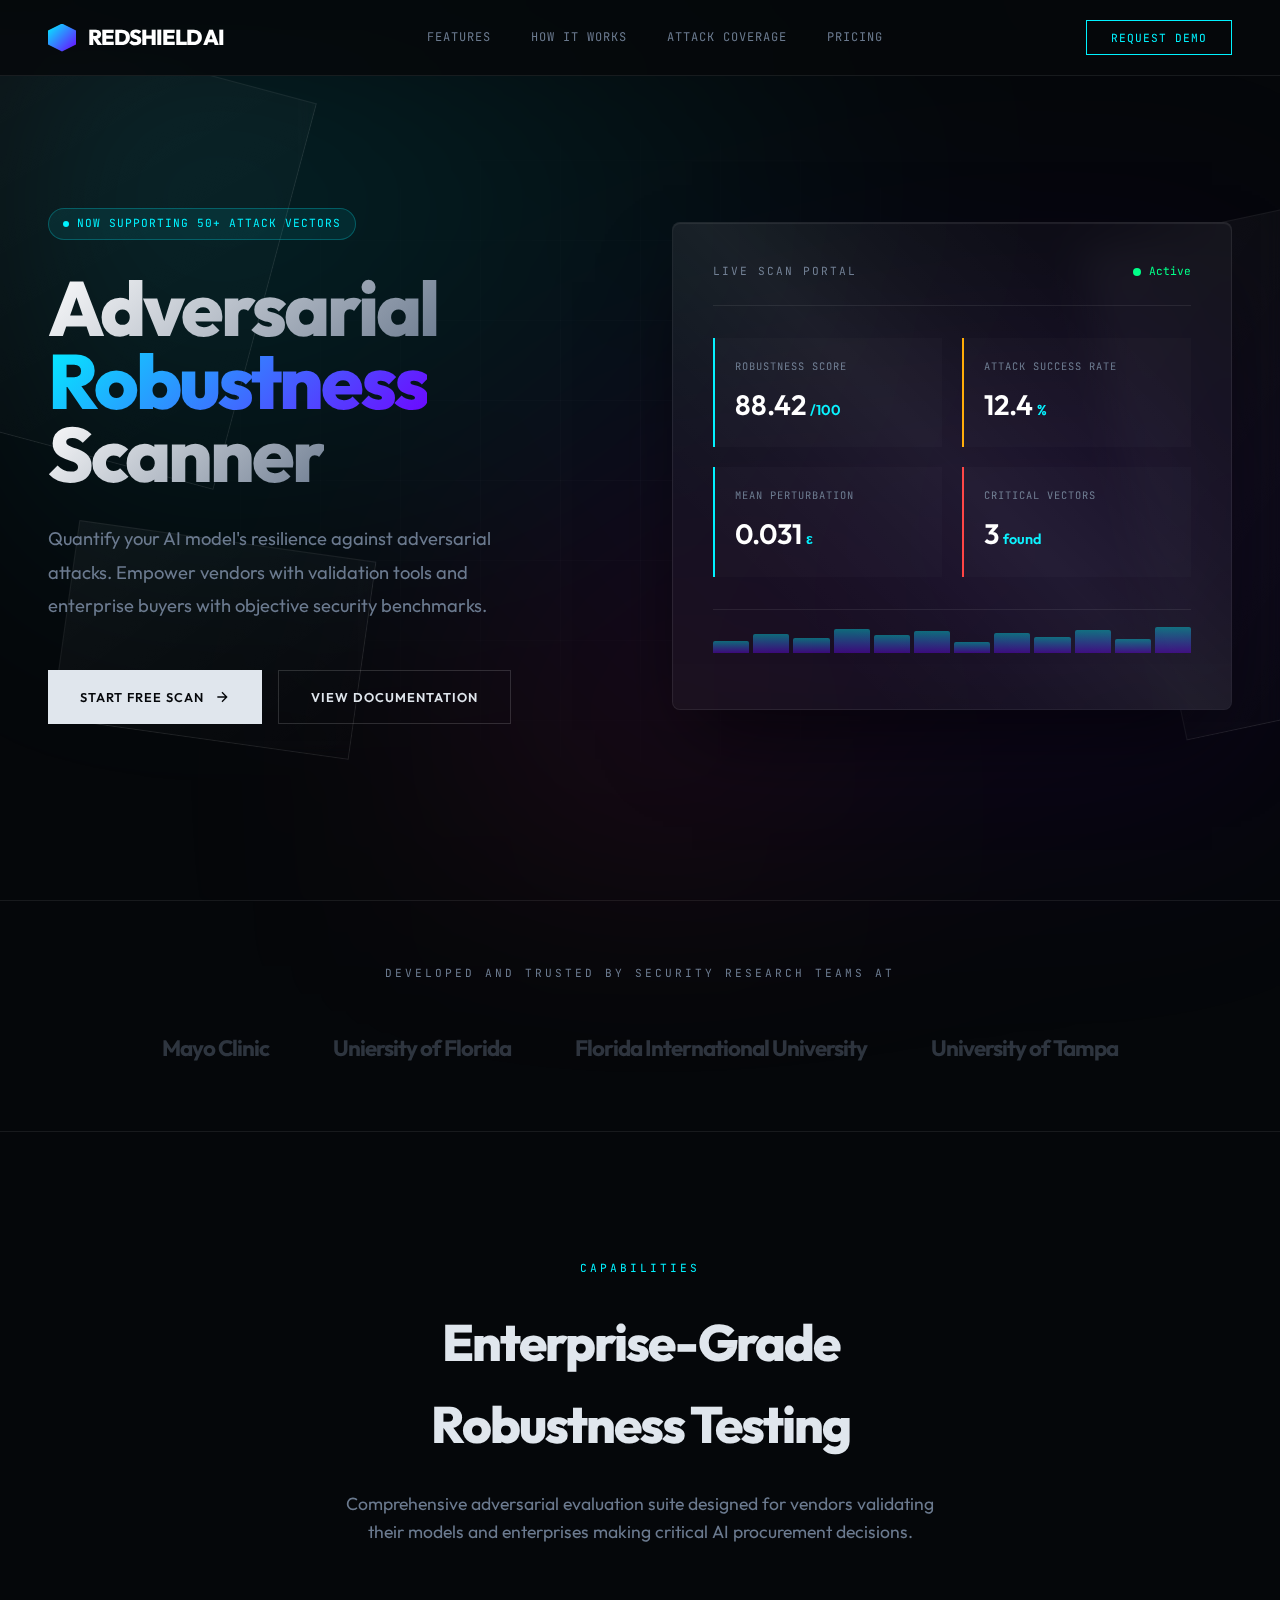
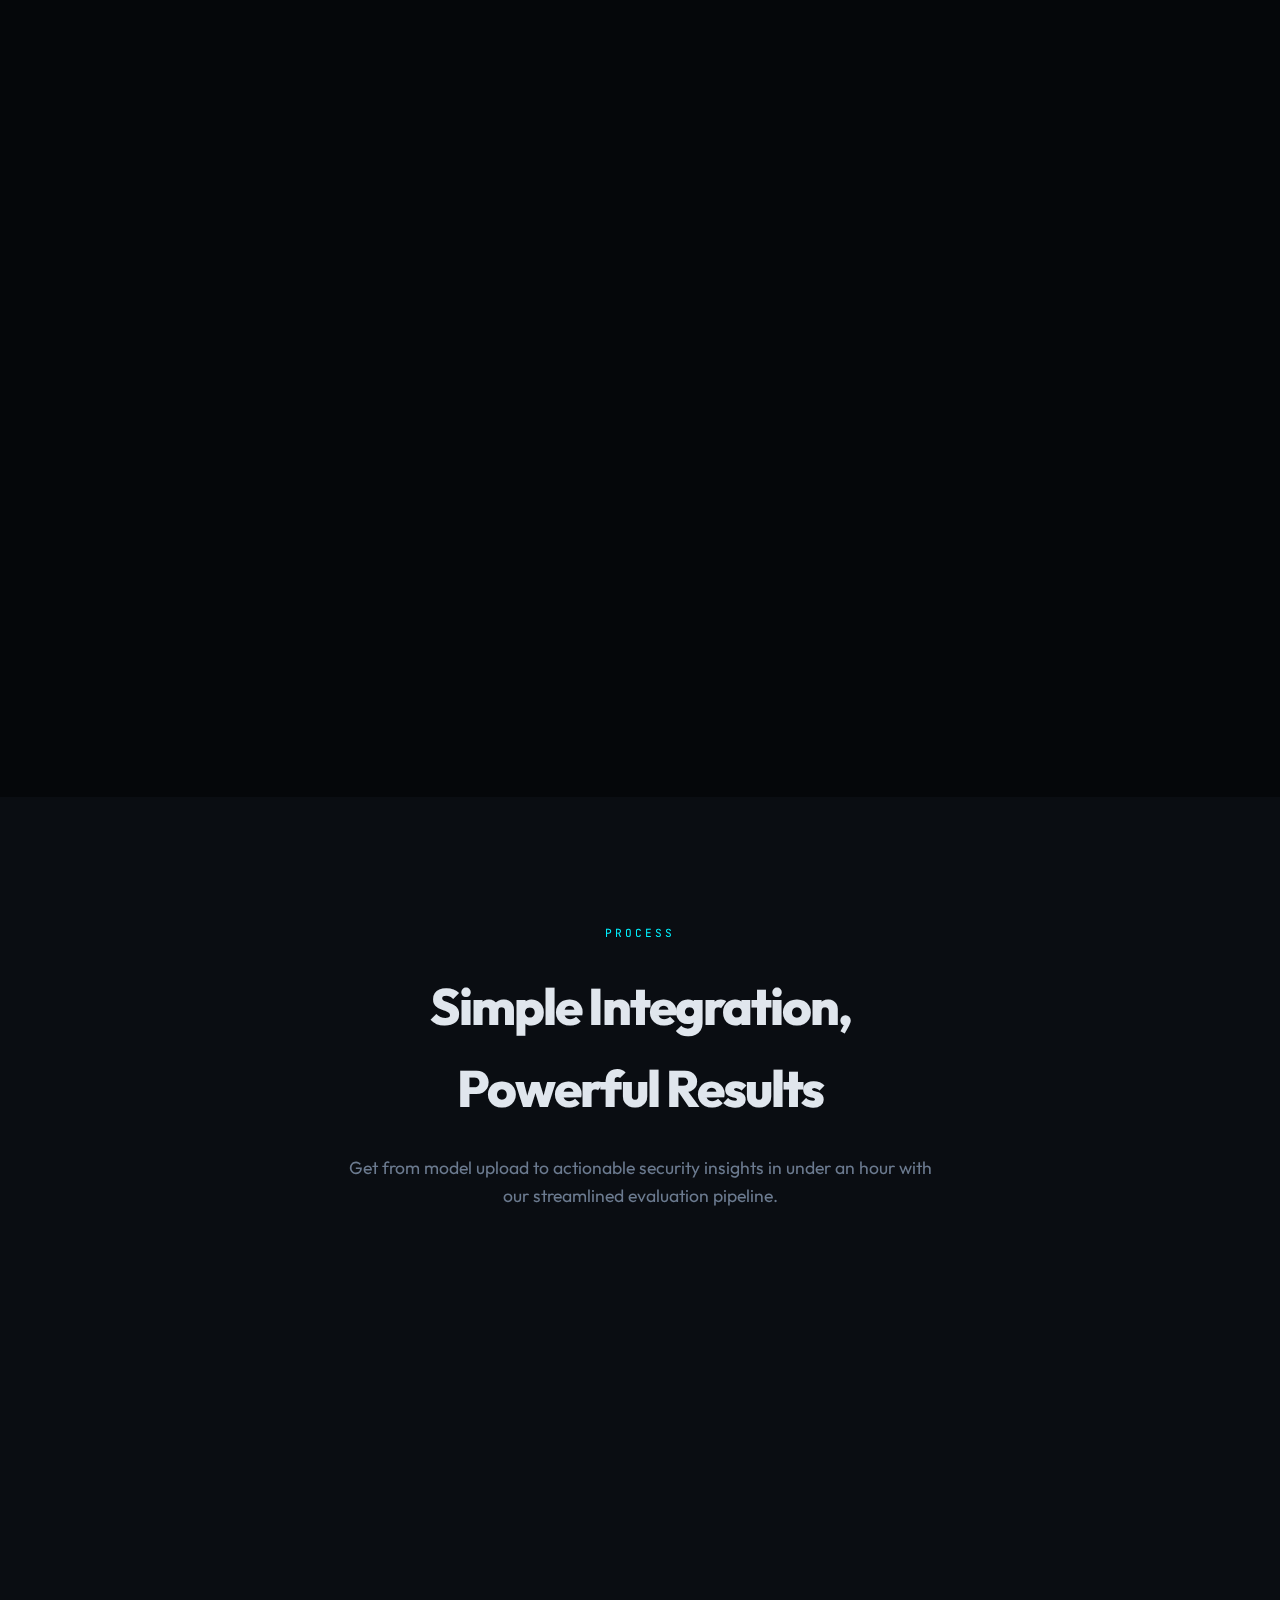
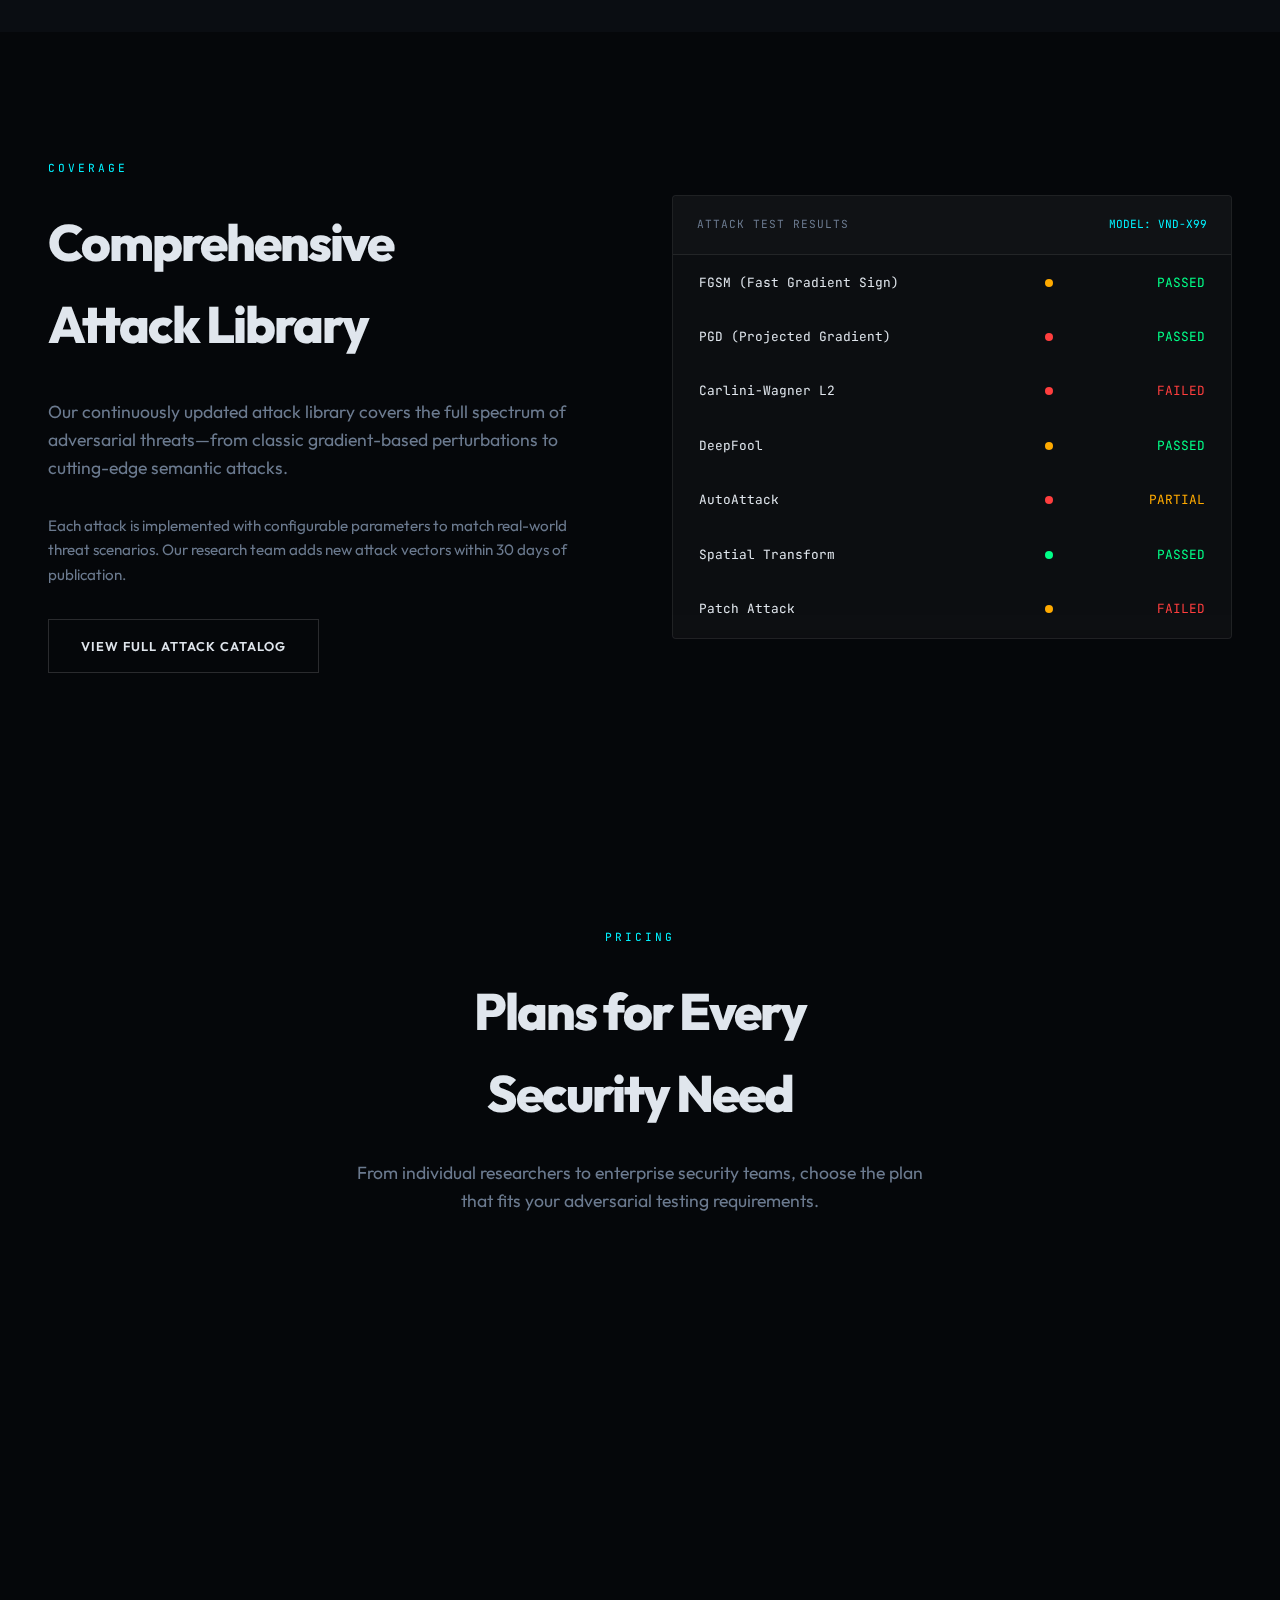
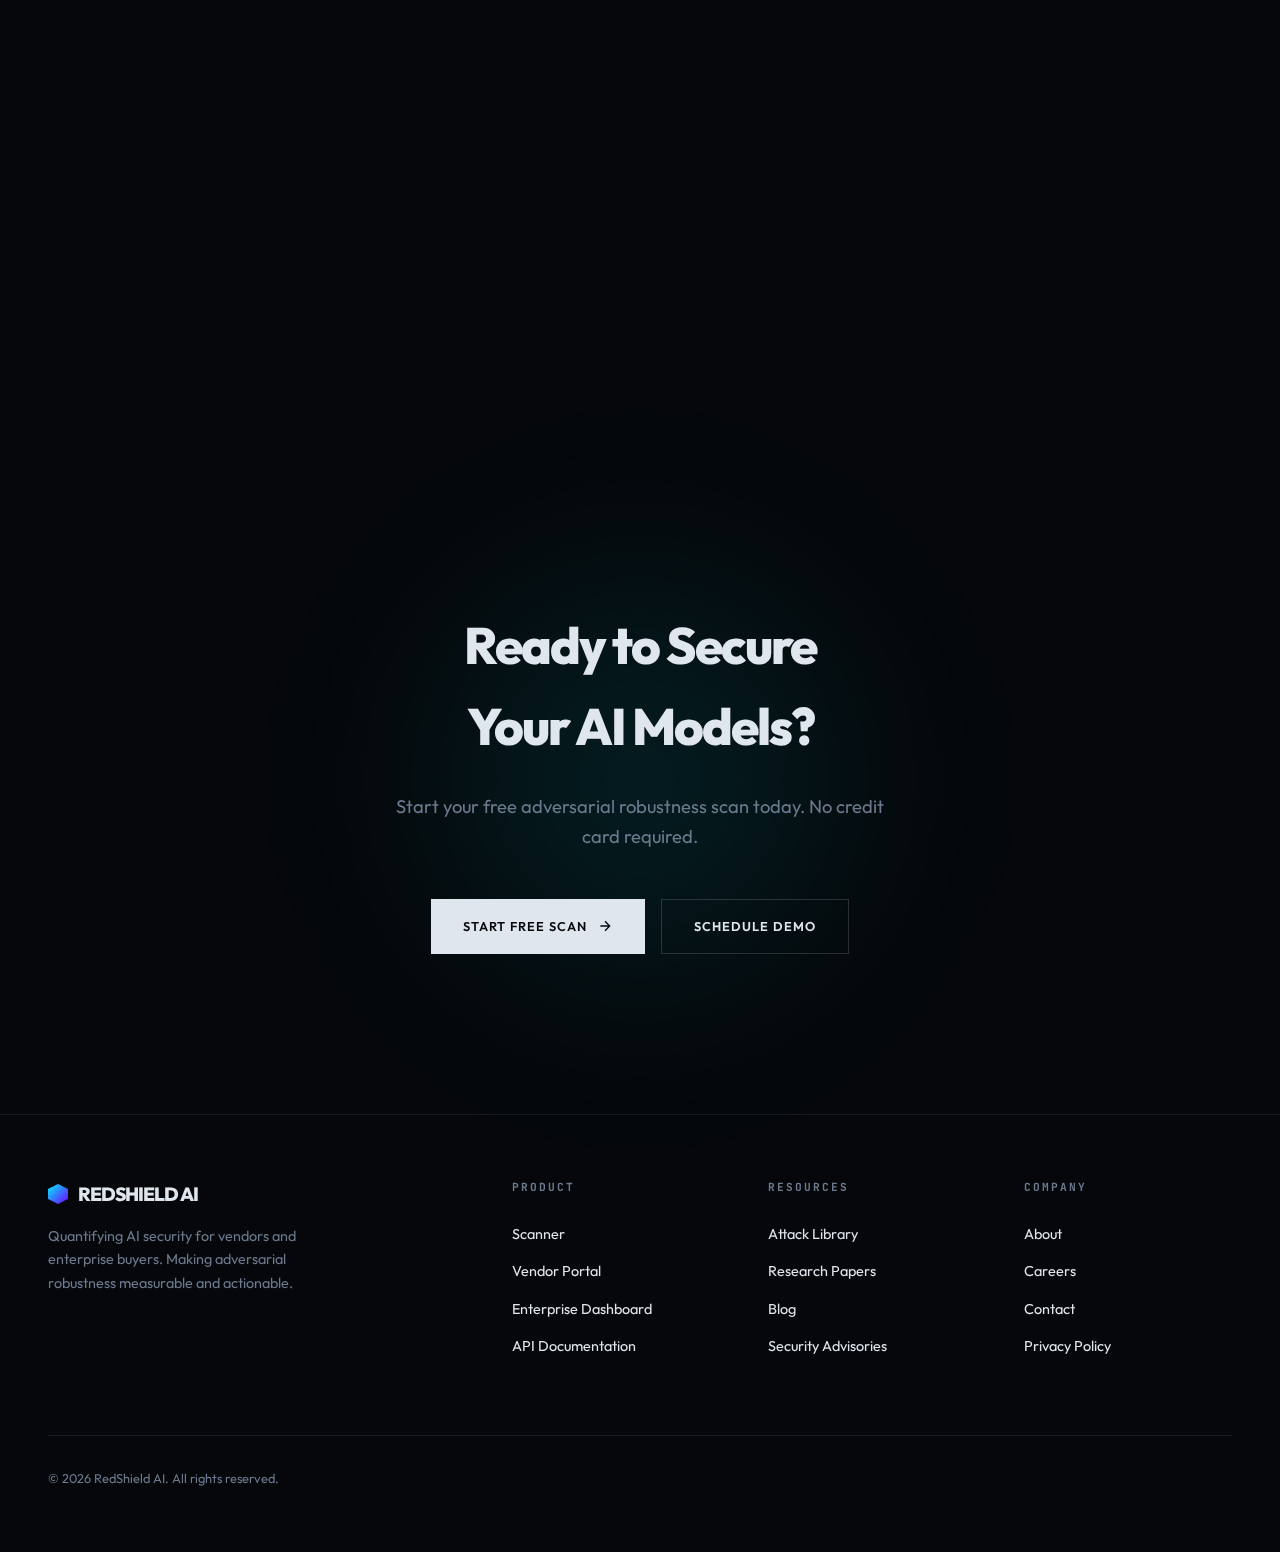
<file: index.html>
<!DOCTYPE html>
<html lang="en">
<head>
    <meta charset="UTF-8">
    <meta name="viewport" content="width=device-width, initial-scale=1.0">
    <title>RedShield AI | Adversarial Robustness Scanner for Enterprise AI</title>
    <link rel="preconnect" href="https://fonts.googleapis.com">
    <link rel="preconnect" href="https://fonts.gstatic.com" crossorigin>
    <link href="https://fonts.googleapis.com/css2?family=Outfit:wght@300;400;600;800&family=JetBrains+Mono:wght@300;400;500&display=swap" rel="stylesheet">
    <style>
        :root {
            --bg: #05070a;
            --bg-elevated: #0a0d12;
            --glass: rgba(255, 255, 255, 0.03);
            --glass-hover: rgba(255, 255, 255, 0.06);
            --border: rgba(255, 255, 255, 0.08);
            --border-bright: rgba(255, 255, 255, 0.15);
            --accent-primary: #00f2ff;
            --accent-secondary: #7000ff;
            --accent-tertiary: #ff3366;
            --text-main: #e0e6ed;
            --text-dim: #6b7a8f;
            --text-bright: #ffffff;
            --prism-1: rgba(0, 242, 255, 0.12);
            --prism-2: rgba(112, 0, 255, 0.12);
            --prism-3: rgba(255, 51, 102, 0.08);
            --success: #00ff88;
            --warning: #ffaa00;
            --danger: #ff3e3e;
        }

        * {
            margin: 0;
            padding: 0;
            box-sizing: border-box;
            -webkit-font-smoothing: antialiased;
        }

        html {
            scroll-behavior: smooth;
        }

        body {
            background-color: var(--bg);
            color: var(--text-main);
            font-family: 'Outfit', sans-serif;
            overflow-x: hidden;
            line-height: 1.6;
        }

        /* === BACKGROUND EFFECTS === */
        .vitreous-bg {
            position: fixed;
            top: 0;
            left: 0;
            width: 100%;
            height: 100%;
            z-index: -2;
            background: 
                radial-gradient(ellipse at 15% 20%, var(--prism-1) 0%, transparent 50%),
                radial-gradient(ellipse at 85% 60%, var(--prism-2) 0%, transparent 50%),
                radial-gradient(ellipse at 50% 90%, var(--prism-3) 0%, transparent 40%);
            filter: blur(100px);
        }

        .grid-overlay {
            position: fixed;
            top: 0;
            left: 0;
            width: 100%;
            height: 100%;
            z-index: -1;
            background-image: 
                linear-gradient(rgba(255,255,255,0.02) 1px, transparent 1px),
                linear-gradient(90deg, rgba(255,255,255,0.02) 1px, transparent 1px);
            background-size: 80px 80px;
            mask-image: radial-gradient(ellipse at center, black 0%, transparent 70%);
        }

        .shard {
            position: fixed;
            background: linear-gradient(135deg, rgba(255,255,255,0.04), rgba(255,255,255,0));
            backdrop-filter: blur(8px);
            border: 1px solid var(--border);
            pointer-events: none;
            z-index: -1;
        }

        /* === NAVIGATION === */
        nav {
            position: fixed;
            top: 0;
            left: 0;
            right: 0;
            z-index: 100;
            padding: 1.25rem 3rem;
            display: flex;
            justify-content: space-between;
            align-items: center;
            background: rgba(5, 7, 10, 0.8);
            backdrop-filter: blur(20px);
            border-bottom: 1px solid var(--border);
            transition: all 0.3s ease;
        }

        nav.scrolled {
            padding: 0.75rem 3rem;
            background: rgba(5, 7, 10, 0.95);
        }

        .brand {
            font-weight: 800;
            letter-spacing: -1px;
            font-size: 1.35rem;
            text-transform: uppercase;
            display: flex;
            align-items: center;
            gap: 12px;
            color: var(--text-bright);
        }

        .brand-icon {
            width: 28px;
            height: 28px;
            background: linear-gradient(135deg, var(--accent-primary), var(--accent-secondary));
            clip-path: polygon(50% 0%, 100% 25%, 100% 75%, 50% 100%, 0% 75%, 0% 25%);
            animation: pulse-glow 3s infinite ease-in-out;
        }

        @keyframes pulse-glow {
            0%, 100% { box-shadow: 0 0 20px rgba(0, 242, 255, 0.3); }
            50% { box-shadow: 0 0 40px rgba(0, 242, 255, 0.6); }
        }

        .nav-links {
            display: flex;
            gap: 2.5rem;
            font-family: 'JetBrains Mono', monospace;
            font-size: 0.75rem;
            text-transform: uppercase;
            letter-spacing: 1px;
        }

        .nav-links a {
            color: var(--text-dim);
            text-decoration: none;
            transition: color 0.3s ease;
            position: relative;
        }

        .nav-links a:hover {
            color: var(--accent-primary);
        }

        .nav-links a::after {
            content: '';
            position: absolute;
            bottom: -4px;
            left: 0;
            width: 0;
            height: 1px;
            background: var(--accent-primary);
            transition: width 0.3s ease;
        }

        .nav-links a:hover::after {
            width: 100%;
        }

        .nav-cta {
            padding: 0.6rem 1.5rem;
            background: transparent;
            border: 1px solid var(--accent-primary);
            color: var(--accent-primary);
            font-family: 'JetBrains Mono', monospace;
            font-size: 0.7rem;
            text-transform: uppercase;
            letter-spacing: 1px;
            cursor: pointer;
            transition: all 0.3s ease;
        }

        .nav-cta:hover {
            background: var(--accent-primary);
            color: var(--bg);
            box-shadow: 0 0 30px rgba(0, 242, 255, 0.4);
        }

        /* === SECTIONS === */
        section {
            padding: 8rem 3rem;
            max-width: 1400px;
            margin: 0 auto;
        }

        /* === HERO === */
        .hero {
            min-height: 100vh;
            display: grid;
            grid-template-columns: 1fr 1fr;
            gap: 4rem;
            align-items: center;
            padding-top: 10rem;
        }

        .hero-content {
            position: relative;
        }

        .hero-badge {
            display: inline-flex;
            align-items: center;
            gap: 8px;
            font-family: 'JetBrains Mono', monospace;
            font-size: 0.7rem;
            padding: 6px 14px;
            background: rgba(0, 242, 255, 0.08);
            border: 1px solid rgba(0, 242, 255, 0.25);
            border-radius: 20px;
            color: var(--accent-primary);
            margin-bottom: 2rem;
            text-transform: uppercase;
            letter-spacing: 1px;
        }

        .hero-badge::before {
            content: '';
            width: 6px;
            height: 6px;
            background: var(--accent-primary);
            border-radius: 50%;
            animation: blink 2s infinite;
        }

        @keyframes blink {
            0%, 50%, 100% { opacity: 1; }
            25%, 75% { opacity: 0.3; }
        }

        h1 {
            font-size: clamp(3rem, 6vw, 5rem);
            font-weight: 800;
            line-height: 0.95;
            letter-spacing: -3px;
            margin-bottom: 2rem;
        }

        h1 .gradient-text {
            background: linear-gradient(135deg, var(--text-bright), var(--text-dim));
            -webkit-background-clip: text;
            -webkit-text-fill-color: transparent;
        }

        h1 .accent-text {
            background: linear-gradient(135deg, var(--accent-primary), var(--accent-secondary));
            -webkit-background-clip: text;
            -webkit-text-fill-color: transparent;
        }

        .hero-description {
            font-size: 1.15rem;
            color: var(--text-dim);
            max-width: 480px;
            margin-bottom: 3rem;
            line-height: 1.8;
        }

        .hero-buttons {
            display: flex;
            gap: 1rem;
        }

        .btn {
            padding: 1rem 2rem;
            font-family: 'Outfit', sans-serif;
            font-weight: 600;
            text-transform: uppercase;
            font-size: 0.8rem;
            letter-spacing: 1px;
            cursor: pointer;
            transition: all 0.3s ease;
            border: none;
            text-decoration: none;
            display: inline-flex;
            align-items: center;
            gap: 10px;
        }

        .btn-primary {
            background: var(--text-main);
            color: var(--bg);
        }

        .btn-primary:hover {
            background: var(--accent-primary);
            box-shadow: 0 0 40px rgba(0, 242, 255, 0.5);
            transform: translateY(-2px);
        }

        .btn-outline {
            background: transparent;
            color: var(--text-main);
            border: 1px solid var(--border-bright);
        }

        .btn-outline:hover {
            background: var(--glass-hover);
            border-color: var(--text-main);
        }

        /* Hero Visual */
        .hero-visual {
            position: relative;
        }

        .scanner-portal {
            position: relative;
            background: var(--glass);
            border: 1px solid var(--border);
            border-radius: 8px;
            padding: 2.5rem;
            backdrop-filter: blur(20px);
            box-shadow: 
                0 40px 80px -20px rgba(0, 0, 0, 0.6),
                inset 0 1px 1px rgba(255, 255, 255, 0.08);
            overflow: hidden;
        }

        .scanner-portal::before {
            content: '';
            position: absolute;
            top: -100%;
            left: -100%;
            width: 300%;
            height: 300%;
            background: linear-gradient(
                45deg,
                transparent 40%,
                rgba(255, 255, 255, 0.02) 45%,
                rgba(255, 255, 255, 0.05) 50%,
                rgba(255, 255, 255, 0.02) 55%,
                transparent 60%
            );
            animation: sweep 6s infinite linear;
            pointer-events: none;
        }

        @keyframes sweep {
            0% { transform: translate(-30%, -30%) rotate(-25deg); }
            100% { transform: translate(30%, 30%) rotate(-25deg); }
        }

        .portal-header {
            display: flex;
            justify-content: space-between;
            align-items: center;
            margin-bottom: 2rem;
            padding-bottom: 1.5rem;
            border-bottom: 1px solid var(--border);
        }

        .portal-title {
            font-family: 'JetBrains Mono', monospace;
            font-size: 0.7rem;
            color: var(--text-dim);
            text-transform: uppercase;
            letter-spacing: 2px;
        }

        .portal-status {
            display: flex;
            align-items: center;
            gap: 8px;
            font-family: 'JetBrains Mono', monospace;
            font-size: 0.7rem;
            color: var(--success);
        }

        .portal-status::before {
            content: '';
            width: 8px;
            height: 8px;
            background: var(--success);
            border-radius: 50%;
            animation: pulse 2s infinite;
        }

        @keyframes pulse {
            0%, 100% { opacity: 1; transform: scale(1); }
            50% { opacity: 0.5; transform: scale(1.2); }
        }

        .metrics-grid {
            display: grid;
            grid-template-columns: repeat(2, 1fr);
            gap: 1.25rem;
            margin-bottom: 2rem;
        }

        .metric-tile {
            padding: 1.25rem;
            background: rgba(255, 255, 255, 0.02);
            border-left: 2px solid var(--accent-primary);
            transition: all 0.3s ease;
        }

        .metric-tile:hover {
            background: rgba(255, 255, 255, 0.04);
            border-left-color: var(--accent-secondary);
        }

        .metric-tile.warning {
            border-left-color: var(--warning);
        }

        .metric-tile.danger {
            border-left-color: var(--danger);
        }

        .metric-label {
            font-family: 'JetBrains Mono', monospace;
            font-size: 0.65rem;
            text-transform: uppercase;
            color: var(--text-dim);
            letter-spacing: 1px;
            margin-bottom: 0.5rem;
        }

        .metric-value {
            font-size: 1.75rem;
            font-weight: 600;
            color: var(--text-bright);
        }

        .metric-value .unit {
            font-size: 0.9rem;
            color: var(--accent-primary);
            margin-left: 4px;
        }

        .graph-mini {
            height: 60px;
            display: flex;
            align-items: flex-end;
            gap: 4px;
            padding: 1rem 0;
            border-top: 1px solid var(--border);
        }

        .graph-bar {
            flex: 1;
            background: linear-gradient(to top, var(--accent-secondary), var(--accent-primary));
            border-radius: 2px 2px 0 0;
            opacity: 0.4;
            transition: all 0.5s ease;
        }

        .graph-bar:hover {
            opacity: 1;
        }

        /* === TRUSTED BY === */
        .trusted-section {
            padding: 4rem 3rem;
            border-top: 1px solid var(--border);
            border-bottom: 1px solid var(--border);
        }

        .trusted-label {
            text-align: center;
            font-family: 'JetBrains Mono', monospace;
            font-size: 0.7rem;
            color: var(--text-dim);
            text-transform: uppercase;
            letter-spacing: 3px;
            margin-bottom: 3rem;
        }

        .trusted-logos {
            display: flex;
            justify-content: center;
            align-items: center;
            gap: 4rem;
            flex-wrap: wrap;
            opacity: 0.4;
        }

        .trusted-logo {
            font-family: 'Outfit', sans-serif;
            font-weight: 700;
            font-size: 1.4rem;
            color: var(--text-dim);
            letter-spacing: -1px;
        }

        /* === FEATURES === */
        .section-header {
            text-align: center;
            margin-bottom: 5rem;
        }

        .section-tag {
            font-family: 'JetBrains Mono', monospace;
            font-size: 0.7rem;
            color: var(--accent-primary);
            text-transform: uppercase;
            letter-spacing: 3px;
            margin-bottom: 1.5rem;
        }

        h2 {
            font-size: clamp(2.5rem, 4vw, 3.5rem);
            font-weight: 800;
            letter-spacing: -2px;
            margin-bottom: 1.5rem;
        }

        .section-description {
            font-size: 1.1rem;
            color: var(--text-dim);
            max-width: 600px;
            margin: 0 auto;
        }

        .features-grid {
            display: grid;
            grid-template-columns: repeat(3, 1fr);
            gap: 2rem;
        }

        .feature-card {
            position: relative;
            padding: 2.5rem;
            background: var(--glass);
            border: 1px solid var(--border);
            border-radius: 4px;
            backdrop-filter: blur(10px);
            transition: all 0.4s ease;
            overflow: hidden;
        }

        .feature-card::before {
            content: '';
            position: absolute;
            top: 0;
            left: 0;
            right: 0;
            height: 2px;
            background: linear-gradient(90deg, var(--accent-primary), var(--accent-secondary));
            opacity: 0;
            transition: opacity 0.3s ease;
        }

        .feature-card:hover {
            background: var(--glass-hover);
            border-color: var(--border-bright);
            transform: translateY(-8px);
        }

        .feature-card:hover::before {
            opacity: 1;
        }

        .feature-icon {
            width: 48px;
            height: 48px;
            margin-bottom: 1.5rem;
            display: flex;
            align-items: center;
            justify-content: center;
            background: rgba(0, 242, 255, 0.1);
            border-radius: 8px;
        }

        .feature-icon svg {
            width: 24px;
            height: 24px;
            stroke: var(--accent-primary);
            stroke-width: 1.5;
            fill: none;
        }

        .feature-card h3 {
            font-size: 1.25rem;
            font-weight: 600;
            margin-bottom: 1rem;
            letter-spacing: -0.5px;
        }

        .feature-card p {
            font-size: 0.95rem;
            color: var(--text-dim);
            line-height: 1.7;
        }

        /* === HOW IT WORKS === */
        .how-it-works {
            background: var(--bg-elevated);
            margin: 0;
            max-width: 100%;
            padding: 8rem 3rem;
        }

        .how-it-works .inner {
            max-width: 1400px;
            margin: 0 auto;
        }

        .process-steps {
            display: grid;
            grid-template-columns: repeat(4, 1fr);
            gap: 2rem;
            margin-top: 4rem;
        }

        .process-step {
            position: relative;
            text-align: center;
        }

        .process-step::after {
            content: '';
            position: absolute;
            top: 40px;
            right: -1rem;
            width: calc(100% - 80px);
            height: 1px;
            background: linear-gradient(90deg, var(--accent-primary), transparent);
        }

        .process-step:last-child::after {
            display: none;
        }

        .step-number {
            width: 80px;
            height: 80px;
            margin: 0 auto 1.5rem;
            display: flex;
            align-items: center;
            justify-content: center;
            background: var(--glass);
            border: 1px solid var(--border);
            border-radius: 50%;
            font-family: 'JetBrains Mono', monospace;
            font-size: 1.5rem;
            font-weight: 600;
            color: var(--accent-primary);
            position: relative;
            z-index: 1;
        }

        .process-step h4 {
            font-size: 1.1rem;
            font-weight: 600;
            margin-bottom: 0.75rem;
        }

        .process-step p {
            font-size: 0.9rem;
            color: var(--text-dim);
            line-height: 1.6;
        }

        /* === ATTACK TYPES === */
        .attacks-section {
            display: grid;
            grid-template-columns: 1fr 1fr;
            gap: 4rem;
            align-items: center;
        }

        .attacks-visual {
            position: relative;
        }

        .attack-matrix {
            background: var(--glass);
            border: 1px solid var(--border);
            border-radius: 4px;
            overflow: hidden;
            backdrop-filter: blur(10px);
        }

        .matrix-header {
            padding: 1.25rem 1.5rem;
            background: rgba(255, 255, 255, 0.02);
            border-bottom: 1px solid var(--border);
            display: flex;
            justify-content: space-between;
            align-items: center;
        }

        .matrix-title {
            font-family: 'JetBrains Mono', monospace;
            font-size: 0.7rem;
            color: var(--text-dim);
            text-transform: uppercase;
            letter-spacing: 1px;
        }

        .attack-table {
            width: 100%;
            font-family: 'JetBrains Mono', monospace;
            font-size: 0.8rem;
        }

        .attack-table tr {
            border-bottom: 1px solid var(--border);
            transition: background 0.2s ease;
        }

        .attack-table tr:hover {
            background: rgba(255, 255, 255, 0.02);
        }

        .attack-table tr:last-child {
            border-bottom: none;
        }

        .attack-table td {
            padding: 1rem 1.5rem;
        }

        .attack-name {
            color: var(--text-main);
        }

        .attack-severity {
            text-align: center;
        }

        .severity-dot {
            width: 8px;
            height: 8px;
            border-radius: 50%;
            display: inline-block;
        }

        .severity-high { background: var(--danger); }
        .severity-medium { background: var(--warning); }
        .severity-low { background: var(--success); }

        .attack-status {
            text-align: right;
        }

        .status-passed { color: var(--success); }
        .status-failed { color: var(--danger); }
        .status-partial { color: var(--warning); }

        /* === PRICING === */
        .pricing-grid {
            display: grid;
            grid-template-columns: repeat(3, 1fr);
            gap: 2rem;
            margin-top: 4rem;
        }

        .pricing-card {
            position: relative;
            padding: 3rem 2.5rem;
            background: var(--glass);
            border: 1px solid var(--border);
            border-radius: 4px;
            backdrop-filter: blur(10px);
            transition: all 0.3s ease;
        }

        .pricing-card.featured {
            border-color: var(--accent-primary);
            background: linear-gradient(180deg, rgba(0, 242, 255, 0.05) 0%, transparent 50%);
        }

        .pricing-card.featured::before {
            content: 'MOST POPULAR';
            position: absolute;
            top: 0;
            left: 50%;
            transform: translate(-50%, -50%);
            padding: 6px 16px;
            background: var(--accent-primary);
            color: var(--bg);
            font-family: 'JetBrains Mono', monospace;
            font-size: 0.65rem;
            font-weight: 600;
            letter-spacing: 1px;
            border-radius: 20px;
        }

        .pricing-card:hover {
            transform: translateY(-8px);
            border-color: var(--border-bright);
        }

        .pricing-tier {
            font-family: 'JetBrains Mono', monospace;
            font-size: 0.7rem;
            color: var(--accent-primary);
            text-transform: uppercase;
            letter-spacing: 2px;
            margin-bottom: 1rem;
        }

        .pricing-price {
            font-size: 3rem;
            font-weight: 800;
            letter-spacing: -2px;
            margin-bottom: 0.5rem;
        }

        .pricing-price .currency {
            font-size: 1.5rem;
            color: var(--text-dim);
        }

        .pricing-price .period {
            font-size: 1rem;
            font-weight: 400;
            color: var(--text-dim);
        }

        .pricing-description {
            font-size: 0.9rem;
            color: var(--text-dim);
            margin-bottom: 2rem;
            padding-bottom: 2rem;
            border-bottom: 1px solid var(--border);
        }

        .pricing-features {
            list-style: none;
            margin-bottom: 2rem;
        }

        .pricing-features li {
            padding: 0.6rem 0;
            font-size: 0.9rem;
            color: var(--text-dim);
            display: flex;
            align-items: center;
            gap: 10px;
        }

        .pricing-features li::before {
            content: '→';
            color: var(--accent-primary);
            font-family: 'JetBrains Mono', monospace;
        }

        .pricing-card .btn {
            width: 100%;
            justify-content: center;
        }

        /* === TESTIMONIALS === */
        .testimonials-grid {
            display: grid;
            grid-template-columns: repeat(2, 1fr);
            gap: 2rem;
            margin-top: 4rem;
        }

        .testimonial-card {
            padding: 2.5rem;
            background: var(--glass);
            border: 1px solid var(--border);
            border-radius: 4px;
            backdrop-filter: blur(10px);
        }

        .testimonial-quote {
            font-size: 1.1rem;
            line-height: 1.8;
            color: var(--text-main);
            margin-bottom: 2rem;
            font-style: italic;
        }

        .testimonial-author {
            display: flex;
            align-items: center;
            gap: 1rem;
        }

        .author-avatar {
            width: 48px;
            height: 48px;
            border-radius: 50%;
            background: linear-gradient(135deg, var(--accent-primary), var(--accent-secondary));
            display: flex;
            align-items: center;
            justify-content: center;
            font-weight: 600;
            font-size: 1rem;
        }

        .author-info h5 {
            font-size: 0.95rem;
            font-weight: 600;
            margin-bottom: 0.25rem;
        }

        .author-info span {
            font-size: 0.8rem;
            color: var(--text-dim);
        }

        /* === CTA === */
        .cta-section {
            text-align: center;
            padding: 10rem 3rem;
            position: relative;
        }

        .cta-section::before {
            content: '';
            position: absolute;
            top: 50%;
            left: 50%;
            transform: translate(-50%, -50%);
            width: 600px;
            height: 600px;
            background: radial-gradient(circle, var(--prism-1) 0%, transparent 70%);
            filter: blur(80px);
            z-index: -1;
        }

        .cta-section h2 {
            margin-bottom: 1.5rem;
        }

        .cta-section p {
            font-size: 1.15rem;
            color: var(--text-dim);
            max-width: 500px;
            margin: 0 auto 3rem;
        }

        .cta-buttons {
            display: flex;
            gap: 1rem;
            justify-content: center;
        }

        /* === FOOTER === */
        footer {
            padding: 4rem 3rem;
            border-top: 1px solid var(--border);
            max-width: 1400px;
            margin: 0 auto;
        }

        .footer-content {
            display: grid;
            grid-template-columns: 2fr repeat(3, 1fr);
            gap: 3rem;
        }

        .footer-brand {
            font-weight: 800;
            font-size: 1.2rem;
            letter-spacing: -1px;
            text-transform: uppercase;
            display: flex;
            align-items: center;
            gap: 10px;
            margin-bottom: 1rem;
        }

        .footer-tagline {
            font-size: 0.9rem;
            color: var(--text-dim);
            max-width: 280px;
        }

        .footer-column h6 {
            font-family: 'JetBrains Mono', monospace;
            font-size: 0.7rem;
            color: var(--text-dim);
            text-transform: uppercase;
            letter-spacing: 2px;
            margin-bottom: 1.5rem;
        }

        .footer-column ul {
            list-style: none;
        }

        .footer-column li {
            margin-bottom: 0.75rem;
        }

        .footer-column a {
            color: var(--text-main);
            text-decoration: none;
            font-size: 0.9rem;
            transition: color 0.2s ease;
        }

        .footer-column a:hover {
            color: var(--accent-primary);
        }

        .footer-bottom {
            margin-top: 4rem;
            padding-top: 2rem;
            border-top: 1px solid var(--border);
            display: flex;
            justify-content: space-between;
            align-items: center;
            font-size: 0.8rem;
            color: var(--text-dim);
        }

        /* === RESPONSIVE === */
        @media (max-width: 1100px) {
            .hero { grid-template-columns: 1fr; }
            .hero-visual { order: -1; }
            .features-grid { grid-template-columns: repeat(2, 1fr); }
            .process-steps { grid-template-columns: repeat(2, 1fr); }
            .process-step::after { display: none; }
            .pricing-grid { grid-template-columns: 1fr; max-width: 400px; margin-left: auto; margin-right: auto; }
            .attacks-section { grid-template-columns: 1fr; }
            .footer-content { grid-template-columns: repeat(2, 1fr); }
        }

        @media (max-width: 768px) {
            nav { padding: 1rem 1.5rem; }
            .nav-links { display: none; }
            section { padding: 5rem 1.5rem; }
            .features-grid { grid-template-columns: 1fr; }
            .testimonials-grid { grid-template-columns: 1fr; }
            .footer-content { grid-template-columns: 1fr; }
            .footer-bottom { flex-direction: column; gap: 1rem; text-align: center; }
        }
    </style>
</head>
<body>

    <div class="vitreous-bg"></div>
    <div class="grid-overlay"></div>
    <div class="shard" style="width: 400px; height: 400px; top: 5%; left: -10%; transform: rotate(15deg);"></div>
    <div class="shard" style="width: 250px; height: 500px; bottom: 20%; right: -8%; transform: rotate(-12deg);"></div>
    <div class="shard" style="width: 300px; height: 200px; top: 60%; left: 5%; transform: rotate(8deg);"></div>

    <!-- Navigation -->
    <nav id="navbar">
        <div class="brand">
            <div class="brand-icon"></div>
            RedShield AI
        </div>
        <div class="nav-links">
            <a href="#features">Features</a>
            <a href="#how-it-works">How It Works</a>
            <a href="#attacks">Attack Coverage</a>
            <a href="#pricing">Pricing</a>
        </div>
        <button class="nav-cta">Request Demo</button>
    </nav>

    <!-- Hero -->
    <section class="hero" id="hero">
        <div class="hero-content">
            <div class="hero-badge">Now supporting 50+ attack vectors</div>
            <h1>
                <span class="gradient-text">Adversarial</span><br>
                <span class="accent-text">Robustness</span><br>
                <span class="gradient-text">Scanner</span>
            </h1>
            <p class="hero-description">
                Quantify your AI model's resilience against adversarial attacks. Empower vendors with validation tools and enterprise buyers with objective security benchmarks.
            </p>
            <div class="hero-buttons">
                <a href="index-old.html" class="btn btn-primary">
                    Start Free Scan
                    <svg width="16" height="16" viewBox="0 0 24 24" fill="none" stroke="currentColor" stroke-width="2">
                        <path d="M5 12h14M12 5l7 7-7 7"/>
                    </svg>
                </a>
                <a href="#how-it-works" class="btn btn-outline">View Documentation</a>
            </div>
        </div>

        <div class="hero-visual">
            <div class="scanner-portal">
                <div class="portal-header">
                    <span class="portal-title">Live Scan Portal</span>
                    <span class="portal-status">Active</span>
                </div>
                <div class="metrics-grid">
                    <div class="metric-tile">
                        <div class="metric-label">Robustness Score</div>
                        <div class="metric-value">88.42<span class="unit">/100</span></div>
                    </div>
                    <div class="metric-tile warning">
                        <div class="metric-label">Attack Success Rate</div>
                        <div class="metric-value">12.4<span class="unit">%</span></div>
                    </div>
                    <div class="metric-tile">
                        <div class="metric-label">Mean Perturbation</div>
                        <div class="metric-value">0.031<span class="unit">ε</span></div>
                    </div>
                    <div class="metric-tile danger">
                        <div class="metric-label">Critical Vectors</div>
                        <div class="metric-value">3<span class="unit">found</span></div>
                    </div>
                </div>
                <div class="graph-mini" id="heroGraph">
                    <div class="graph-bar" style="height: 45%;"></div>
                    <div class="graph-bar" style="height: 70%;"></div>
                    <div class="graph-bar" style="height: 55%;"></div>
                    <div class="graph-bar" style="height: 90%;"></div>
                    <div class="graph-bar" style="height: 65%;"></div>
                    <div class="graph-bar" style="height: 80%;"></div>
                    <div class="graph-bar" style="height: 40%;"></div>
                    <div class="graph-bar" style="height: 75%;"></div>
                    <div class="graph-bar" style="height: 60%;"></div>
                    <div class="graph-bar" style="height: 85%;"></div>
                    <div class="graph-bar" style="height: 50%;"></div>
                    <div class="graph-bar" style="height: 95%;"></div>
                </div>
            </div>
        </div>
    </section>

    <!-- Trusted By -->
    <div class="trusted-section">
        <div class="trusted-label">Developed and Trusted by Security Research Teams at</div>
        <div class="trusted-logos">
            <span class="trusted-logo">Mayo Clinic</span>
            <span class="trusted-logo">Uniersity of Florida</span>
            <span class="trusted-logo">Florida International University</span>
            <span class="trusted-logo">University of Tampa</span>
        </div>
    </div>

    <!-- Features -->
    <section id="features">
        <div class="section-header">
            <div class="section-tag">Capabilities</div>
            <h2>Enterprise-Grade<br>Robustness Testing</h2>
            <p class="section-description">
                Comprehensive adversarial evaluation suite designed for vendors validating their models and enterprises making critical AI procurement decisions.
            </p>
        </div>

        <div class="features-grid">
            <div class="feature-card">
                <div class="feature-icon">
                    <svg viewBox="0 0 24 24"><path d="M12 22s8-4 8-10V5l-8-3-8 3v7c0 6 8 10 8 10z"/></svg>
                </div>
                <h3>Multi-Vector Attack Suite</h3>
                <p>Test against 50+ adversarial attack types including FGSM, PGD, C&W, DeepFool, and emerging threat vectors updated monthly.</p>
            </div>

            <div class="feature-card">
                <div class="feature-icon">
                    <svg viewBox="0 0 24 24"><rect x="3" y="3" width="18" height="18" rx="2"/><path d="M3 9h18M9 21V9"/></svg>
                </div>
                <h3>Vendor Certification</h3>
                <p>Receive auditable robustness certificates that demonstrate model security to enterprise customers and regulatory bodies.</p>
            </div>

            <div class="feature-card">
                <div class="feature-icon">
                    <svg viewBox="0 0 24 24"><path d="M21 16V8a2 2 0 0 0-1-1.73l-7-4a2 2 0 0 0-2 0l-7 4A2 2 0 0 0 3 8v8a2 2 0 0 0 1 1.73l7 4a2 2 0 0 0 2 0l7-4A2 2 0 0 0 21 16z"/><polyline points="3.27 6.96 12 12.01 20.73 6.96"/><line x1="12" y1="22.08" x2="12" y2="12"/></svg>
                </div>
                <h3>Enterprise Decision Matrix</h3>
                <p>Objective scoring criteria to compare AI vendor security postures and inform procurement decisions with data-driven insights.</p>
            </div>

            <div class="feature-card">
                <div class="feature-icon">
                    <svg viewBox="0 0 24 24"><path d="M14.7 6.3a1 1 0 0 0 0 1.4l1.6 1.6a1 1 0 0 0 1.4 0l3.77-3.77a6 6 0 0 1-7.94 7.94l-6.91 6.91a2.12 2.12 0 0 1-3-3l6.91-6.91a6 6 0 0 1 7.94-7.94l-3.76 3.76z"/></svg>
                </div>
                <h3>Continuous Monitoring</h3>
                <p>Automated regression testing and real-time alerts when model robustness degrades after updates or fine-tuning.</p>
            </div>

            <div class="feature-card">
                <div class="feature-icon">
                    <svg viewBox="0 0 24 24"><path d="M12 20h9"/><path d="M16.5 3.5a2.121 2.121 0 0 1 3 3L7 19l-4 1 1-4L16.5 3.5z"/></svg>
                </div>
                <h3>Custom Threat Modeling</h3>
                <p>Define domain-specific attack scenarios relevant to your industry—healthcare imaging, autonomous vehicles, financial fraud.</p>
            </div>

            <div class="feature-card">
                <div class="feature-icon">
                    <svg viewBox="0 0 24 24"><path d="M21 15v4a2 2 0 0 1-2 2H5a2 2 0 0 1-2-2v-4"/><polyline points="17 8 12 3 7 8"/><line x1="12" y1="3" x2="12" y2="15"/></svg>
                </div>
                <h3>Compliance Reports</h3>
                <p>Generate audit-ready documentation aligned with EU AI Act, NIST AI RMF, and emerging industry-specific regulations.</p>
            </div>
        </div>
    </section>

    <!-- How It Works -->
    <section class="how-it-works" id="how-it-works">
        <div class="inner">
            <div class="section-header">
                <div class="section-tag">Process</div>
                <h2>Simple Integration,<br>Powerful Results</h2>
                <p class="section-description">
                    Get from model upload to actionable security insights in under an hour with our streamlined evaluation pipeline.
                </p>
            </div>

            <div class="process-steps">
                <div class="process-step">
                    <div class="step-number">01</div>
                    <h4>Upload Model</h4>
                    <p>Securely upload your model via API or our encrypted portal. We support PyTorch, TensorFlow, and ONNX formats.</p>
                </div>

                <div class="process-step">
                    <div class="step-number">02</div>
                    <h4>Configure Attacks</h4>
                    <p>Select from preset attack suites or customize threat scenarios specific to your deployment context.</p>
                </div>

                <div class="process-step">
                    <div class="step-number">03</div>
                    <h4>Execute Scan</h4>
                    <p>Our distributed infrastructure runs comprehensive adversarial evaluations across all selected attack vectors.</p>
                </div>

                <div class="process-step">
                    <div class="step-number">04</div>
                    <h4>Get Report</h4>
                    <p>Receive detailed robustness scores, vulnerability mapping, and actionable remediation recommendations.</p>
                </div>
            </div>
        </div>
    </section>

    <!-- Attack Coverage -->
    <section id="attacks">
        <div class="attacks-section">
            <div class="attacks-content">
                <div class="section-tag">Coverage</div>
                <h2>Comprehensive<br>Attack Library</h2>
                <p class="section-description" style="text-align: left; margin: 2rem 0;">
                    Our continuously updated attack library covers the full spectrum of adversarial threats—from classic gradient-based perturbations to cutting-edge semantic attacks.
                </p>
                <p style="color: var(--text-dim); margin-bottom: 2rem; font-size: 0.95rem;">
                    Each attack is implemented with configurable parameters to match real-world threat scenarios. Our research team adds new attack vectors within 30 days of publication.
                </p>
                <a href="#" class="btn btn-outline">View Full Attack Catalog</a>
            </div>

            <div class="attacks-visual">
                <div class="attack-matrix">
                    <div class="matrix-header">
                        <span class="matrix-title">Attack Test Results</span>
                        <span style="font-family: 'JetBrains Mono', monospace; font-size: 0.7rem; color: var(--accent-primary);">MODEL: VND-X99</span>
                    </div>
                    <table class="attack-table">
                        <tr>
                            <td class="attack-name">FGSM (Fast Gradient Sign)</td>
                            <td class="attack-severity"><span class="severity-dot severity-medium"></span></td>
                            <td class="attack-status status-passed">PASSED</td>
                        </tr>
                        <tr>
                            <td class="attack-name">PGD (Projected Gradient)</td>
                            <td class="attack-severity"><span class="severity-dot severity-high"></span></td>
                            <td class="attack-status status-passed">PASSED</td>
                        </tr>
                        <tr>
                            <td class="attack-name">Carlini-Wagner L2</td>
                            <td class="attack-severity"><span class="severity-dot severity-high"></span></td>
                            <td class="attack-status status-failed">FAILED</td>
                        </tr>
                        <tr>
                            <td class="attack-name">DeepFool</td>
                            <td class="attack-severity"><span class="severity-dot severity-medium"></span></td>
                            <td class="attack-status status-passed">PASSED</td>
                        </tr>
                        <tr>
                            <td class="attack-name">AutoAttack</td>
                            <td class="attack-severity"><span class="severity-dot severity-high"></span></td>
                            <td class="attack-status status-partial">PARTIAL</td>
                        </tr>
                        <tr>
                            <td class="attack-name">Spatial Transform</td>
                            <td class="attack-severity"><span class="severity-dot severity-low"></span></td>
                            <td class="attack-status status-passed">PASSED</td>
                        </tr>
                        <tr>
                            <td class="attack-name">Patch Attack</td>
                            <td class="attack-severity"><span class="severity-dot severity-medium"></span></td>
                            <td class="attack-status status-failed">FAILED</td>
                        </tr>
                    </table>
                </div>
            </div>
        </div>
    </section>

    <!-- Pricing -->
    <section id="pricing">
        <div class="section-header">
            <div class="section-tag">Pricing</div>
            <h2>Plans for Every<br>Security Need</h2>
            <p class="section-description">
                From individual researchers to enterprise security teams, choose the plan that fits your adversarial testing requirements.
            </p>
        </div>

        <div class="pricing-grid">
            <div class="pricing-card">
                <div class="pricing-tier">Researcher</div>
                <div class="pricing-price"><span class="currency">$</span>0<span class="period">/mo</span></div>
                <p class="pricing-description">For academic researchers and individual developers exploring model robustness.</p>
                <ul class="pricing-features">
                    <li>5 model scans per month</li>
                    <li>10 standard attack vectors</li>
                    <li>Basic robustness report</li>
                    <li>Community support</li>
                </ul>
                <button class="btn btn-outline">Get Started Free</button>
            </div>

            <div class="pricing-card featured">
                <div class="pricing-tier">Professional</div>
                <div class="pricing-price"><span class="currency">$</span>299<span class="period">/mo</span></div>
                <p class="pricing-description">For vendors validating production models and startups building secure AI products.</p>
                <ul class="pricing-features">
                    <li>Unlimited model scans</li>
                    <li>50+ attack vectors</li>
                    <li>Certification badges</li>
                    <li>API access</li>
                    <li>Priority support</li>
                </ul>
                <button class="btn btn-primary">Start 14-Day Trial</button>
            </div>

            <div class="pricing-card">
                <div class="pricing-tier">Enterprise</div>
                <div class="pricing-price">Custom</div>
                <p class="pricing-description">For organizations requiring comprehensive security validation and compliance support.</p>
                <ul class="pricing-features">
                    <li>Dedicated infrastructure</li>
                    <li>Custom attack modeling</li>
                    <li>Compliance documentation</li>
                    <li>SLA guarantees</li>
                    <li>On-premise deployment</li>
                </ul>
                <button class="btn btn-outline">Contact Sales</button>
            </div>
        </div>
    </section>

    <!-- CTA -->
    <section class="cta-section">
        <h2>Ready to Secure<br>Your AI Models?</h2>
        <p>Start your free adversarial robustness scan today. No credit card required.</p>
        <div class="cta-buttons">
            <a href="index-old.html" class="btn btn-primary">
                Start Free Scan
                <svg width="16" height="16" viewBox="0 0 24 24" fill="none" stroke="currentColor" stroke-width="2">
                    <path d="M5 12h14M12 5l7 7-7 7"/>
                </svg>
            </a>
            <a href="#" class="btn btn-outline">Schedule Demo</a>
        </div>
    </section>

    <!-- Footer -->
    <footer>
        <div class="footer-content">
            <div>
                <div class="footer-brand">
                    <div class="brand-icon" style="width: 20px; height: 20px;"></div>
                    RedShield AI
                </div>
                <p class="footer-tagline">Quantifying AI security for vendors and enterprise buyers. Making adversarial robustness measurable and actionable.</p>
            </div>

            <div class="footer-column">
                <h6>Product</h6>
                <ul>
                    <li><a href="index-old.html">Scanner</a></li>
                    <li><a href="#">Vendor Portal</a></li>
                    <li><a href="#">Enterprise Dashboard</a></li>
                    <li><a href="#">API Documentation</a></li>
                </ul>
            </div>

            <div class="footer-column">
                <h6>Resources</h6>
                <ul>
                    <li><a href="#">Attack Library</a></li>
                    <li><a href="#">Research Papers</a></li>
                    <li><a href="#">Blog</a></li>
                    <li><a href="#">Security Advisories</a></li>
                </ul>
            </div>

            <div class="footer-column">
                <h6>Company</h6>
                <ul>
                    <li><a href="#">About</a></li>
                    <li><a href="#">Careers</a></li>
                    <li><a href="#">Contact</a></li>
                    <li><a href="#">Privacy Policy</a></li>
                </ul>
            </div>
        </div>

        <div class="footer-bottom">
            <span>© 2026 RedShield AI. All rights reserved.</span>
        </div>
    </footer>

    <script>
        // Navbar scroll effect
        const navbar = document.getElementById('navbar');
        window.addEventListener('scroll', () => {
            if (window.scrollY > 50) {
                navbar.classList.add('scrolled');
            } else {
                navbar.classList.remove('scrolled');
            }
        });

        // Parallax shards
        document.addEventListener('mousemove', (e) => {
            const moveX = (e.clientX - window.innerWidth / 2) * 0.008;
            const moveY = (e.clientY - window.innerHeight / 2) * 0.008;
            
            document.querySelectorAll('.shard').forEach((shard, index) => {
                const factor = (index + 1) * 1.5;
                shard.style.transform = `translate(${moveX * factor}px, ${moveY * factor}px) rotate(${15 - index * 12 + moveX}deg)`;
            });
        });

        // Animate graph bars
        function animateGraph() {
            document.querySelectorAll('#heroGraph .graph-bar').forEach(bar => {
                const newHeight = Math.floor(Math.random() * 60) + 35;
                bar.style.height = newHeight + '%';
            });
        }
        setInterval(animateGraph, 2500);

        // Smooth scroll for anchor links
        document.querySelectorAll('a[href^="#"]').forEach(anchor => {
            anchor.addEventListener('click', function (e) {
                e.preventDefault();
                const target = document.querySelector(this.getAttribute('href'));
                if (target) {
                    target.scrollIntoView({
                        behavior: 'smooth',
                        block: 'start'
                    });
                }
            });
        });

        // Intersection Observer for fade-in animations
        const observerOptions = {
            threshold: 0.1,
            rootMargin: '0px 0px -50px 0px'
        };

        const observer = new IntersectionObserver((entries) => {
            entries.forEach(entry => {
                if (entry.isIntersecting) {
                    entry.target.style.opacity = '1';
                    entry.target.style.transform = 'translateY(0)';
                }
            });
        }, observerOptions);

        document.querySelectorAll('.feature-card, .process-step, .pricing-card, .testimonial-card').forEach(el => {
            el.style.opacity = '0';
            el.style.transform = 'translateY(30px)';
            el.style.transition = 'opacity 0.6s ease, transform 0.6s ease';
            observer.observe(el);
        });
    </script>
</body>
</html>
</file>
